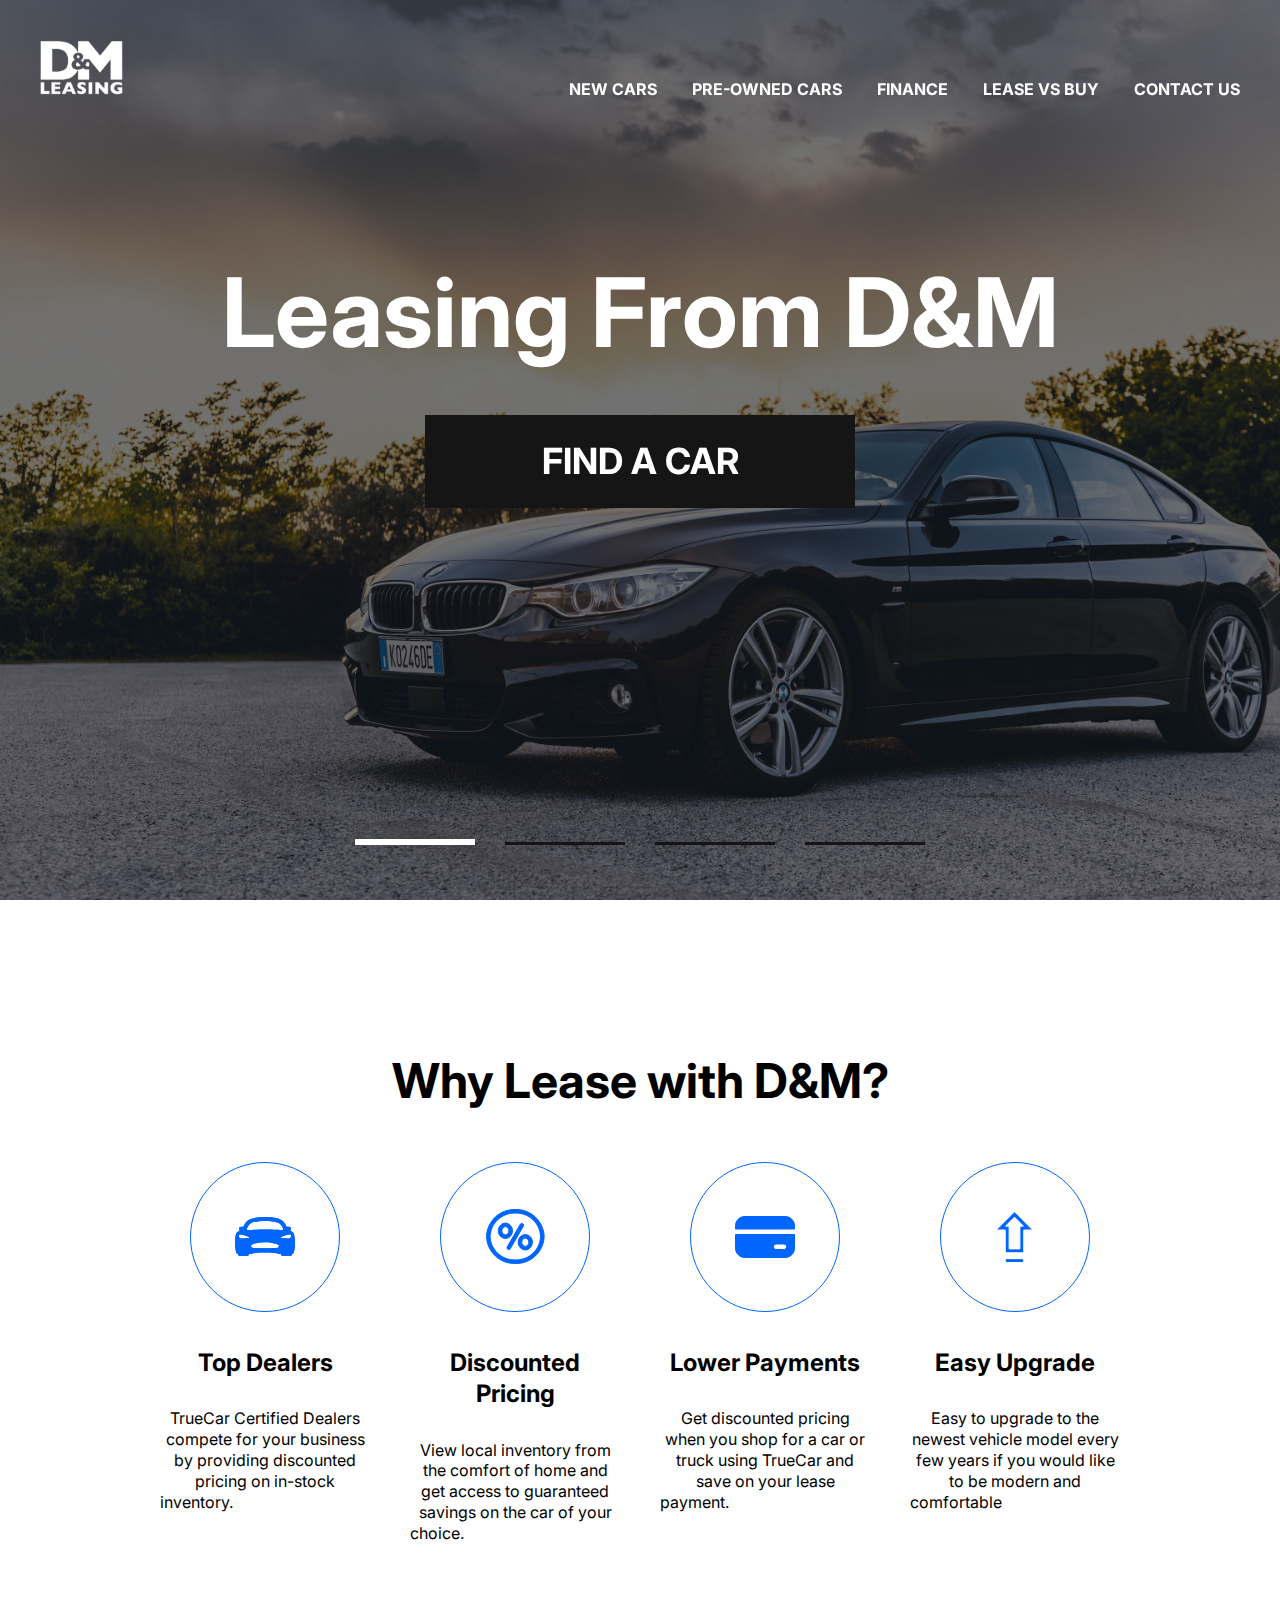
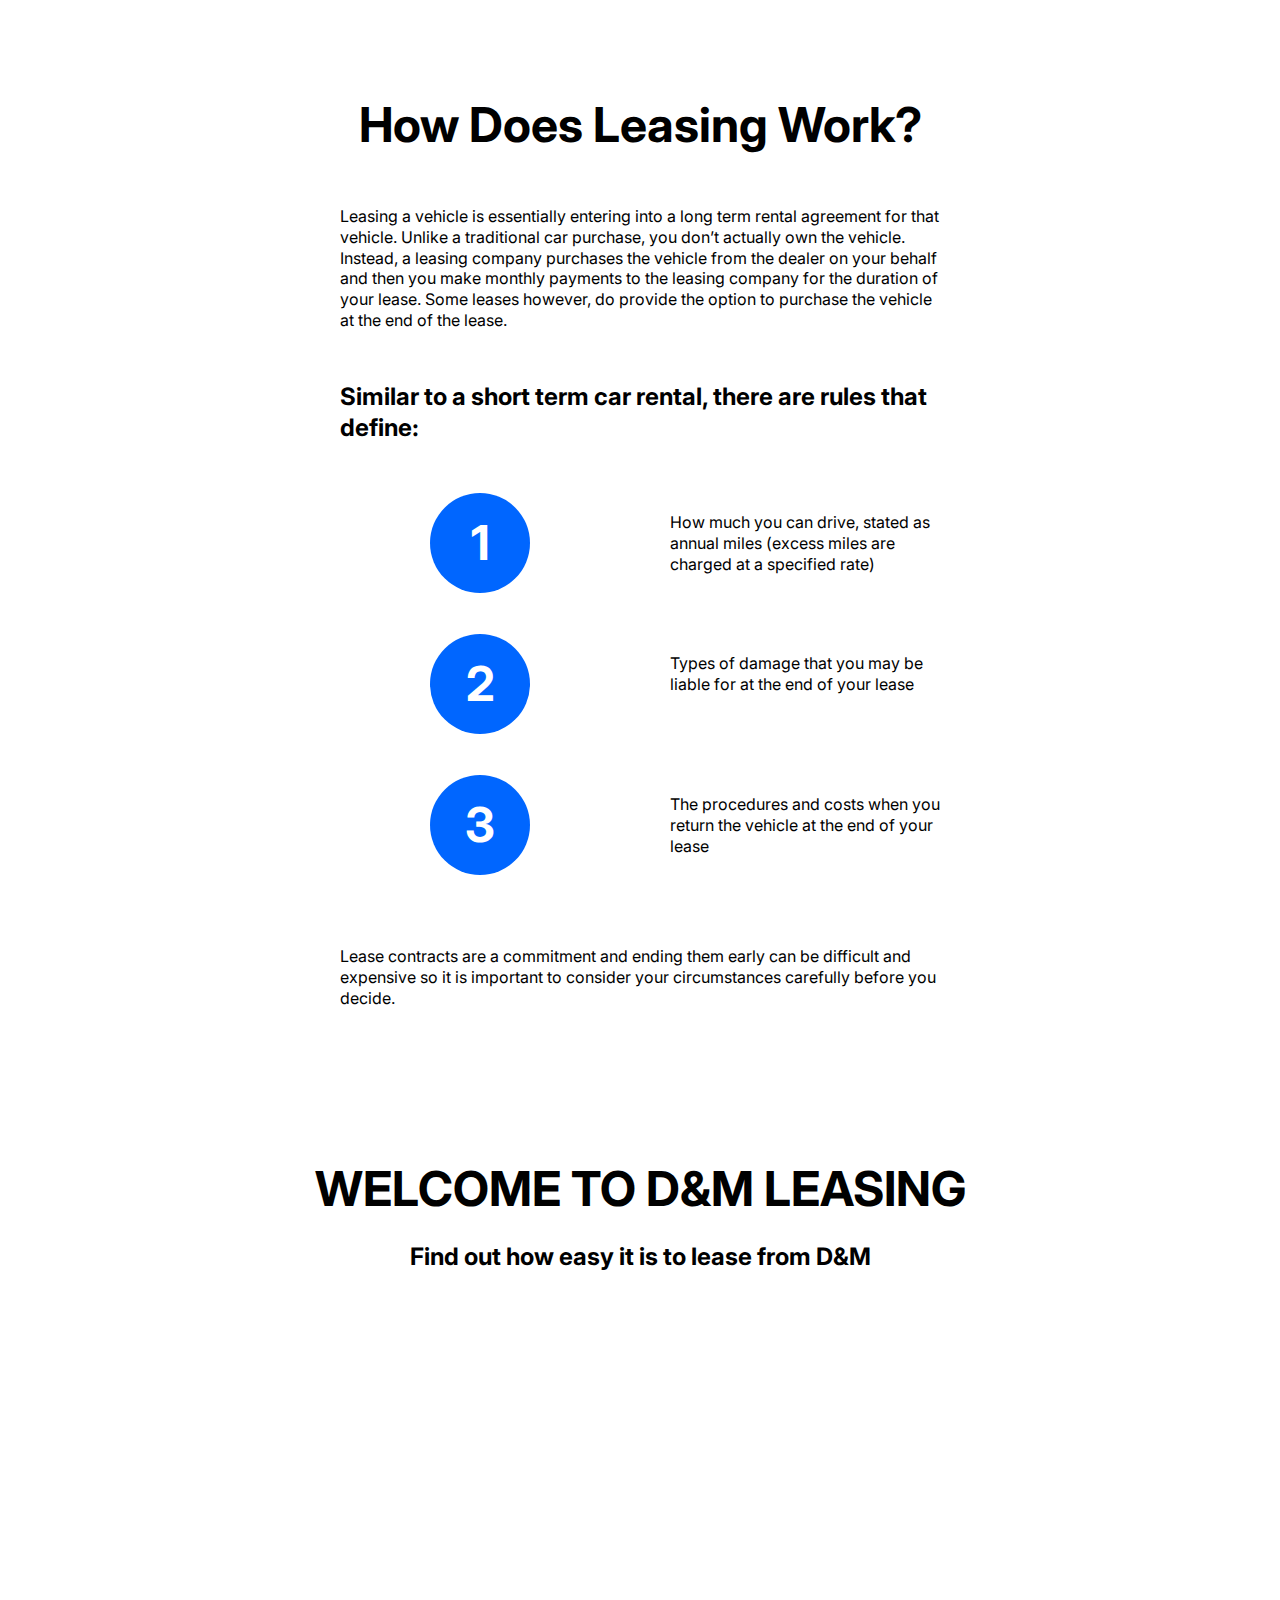
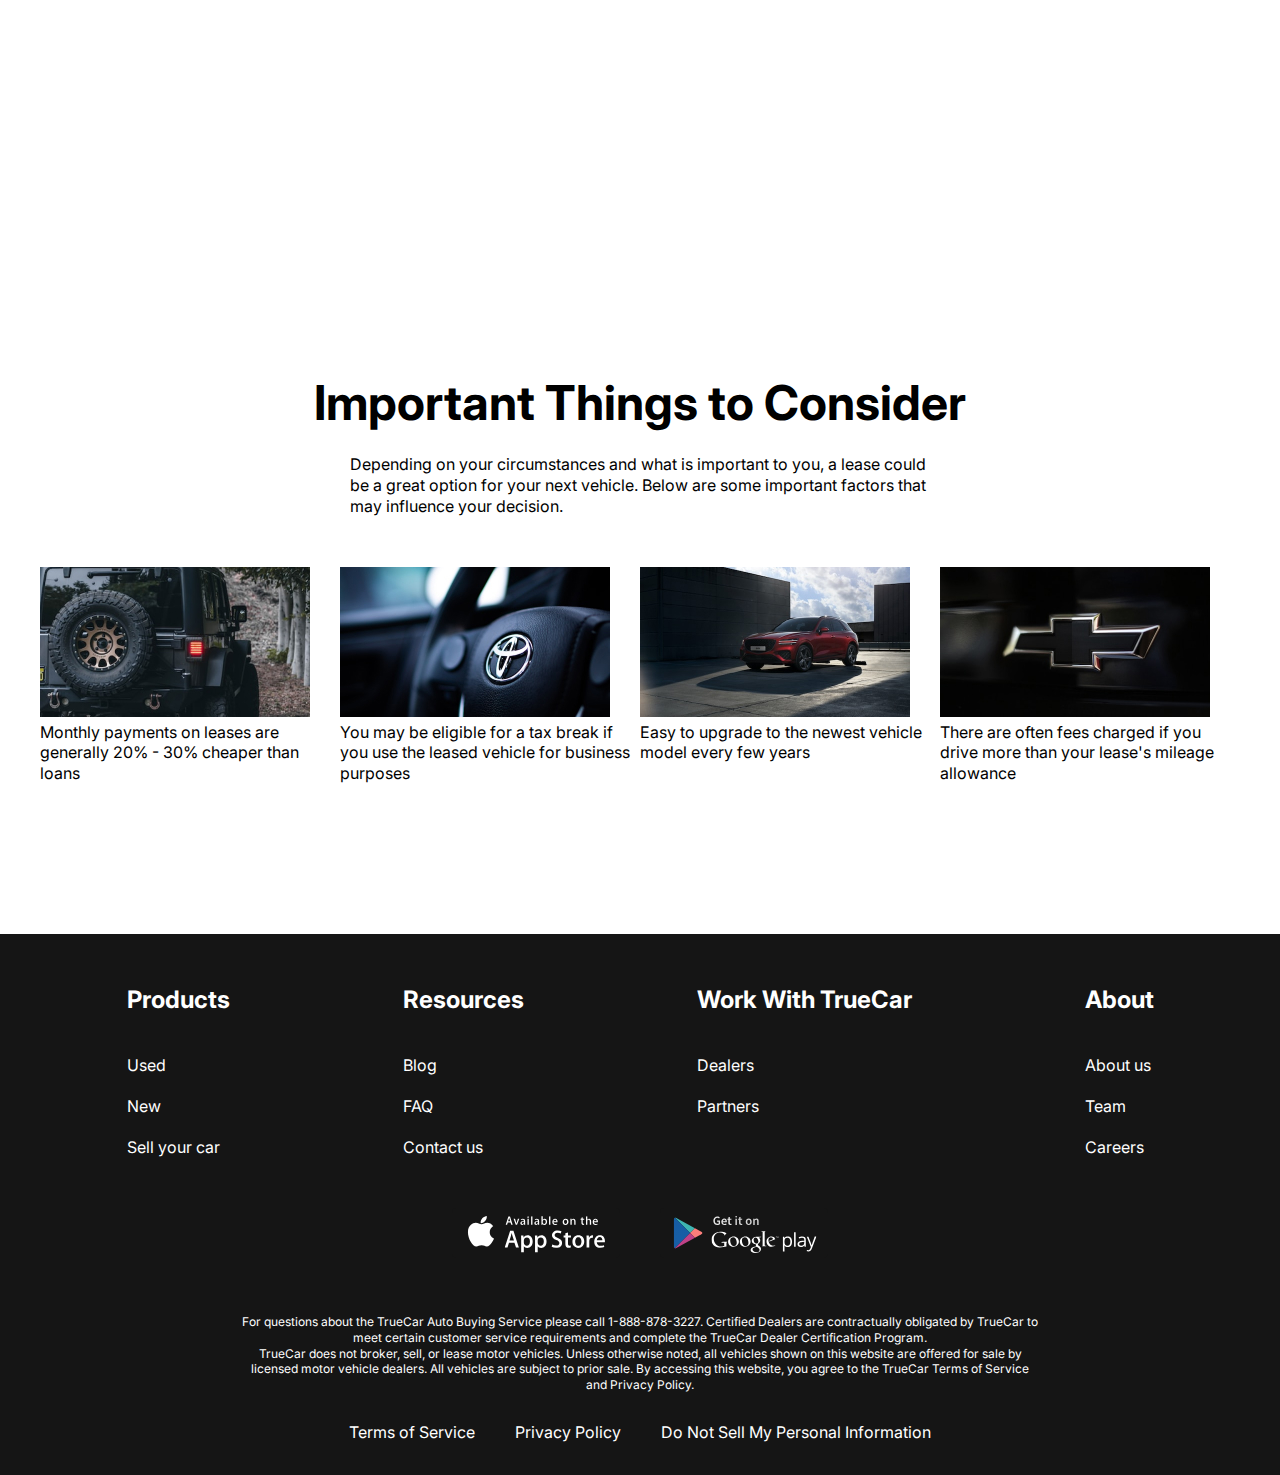
<file: index.html>
<!DOCTYPE html>
<html lang="ru">
<head>
    <meta charset="UTF-8">
    <meta http-equiv="X-UA-Compatible" content="IE=edge">
    <meta name="viewport" content="width=device-width, initial-scale=1.0">
    <link rel="preconnect" href="https://fonts.googleapis.com">
    <link rel="preconnect" href="https://fonts.gstatic.com" crossorigin>
    <link href="https://fonts.googleapis.com/css2?family=Inter:wght@400;700&display=swap" rel="stylesheet">
    <link rel="stylesheet" href="https://cdn.jsdelivr.net/npm/swiper@9/swiper-bundle.min.css"/>
    <link rel="stylesheet" href="css/style.css">
    <title>Cars</title>
</head>
<body>
    <div class="wrapper">
        <header class="header header-main">
            <div class="container">
                <div class="header__inner">
                    <a href="index.html" class="logo">
                        <img class="logo__img" src="images/logo.svg" alt="logo">
                    </a>
                    <nav class="menu">
                        <button class="menu__btn">
                            <span></span>
                            <span></span>
                            <span></span>
                        </button>
                        <ul class="menu__list">
                            <li class="menu__list-item">
                                <a href="new-cars.html" class="menu__list-link">NEW CARS</a>
                            </li>
                            <li class="menu__list-item">
                                <a href="#" class="menu__list-link">PRE-OWNED CARS</a>
                            </li>
                            <li class="menu__list-item">
                                <a href="#" class="menu__list-link">FINANCE</a>
                            </li>
                            <li class="menu__list-item">
                                <a href="#" class="menu__list-link">LEASE VS BUY</a>
                            </li>
                            <li class="menu__list-item">
                                <a href="contacts.html" class="menu__list-link">CONTACT US</a>
                            </li>
                        </ul>
                    </nav>
                </div>
            </div>
        </header>
        <main class="main">
            <section class="top">
                <div class="container">
                    <h1 class="title">Leasing From D&M</h1>
                    <a href="new-cars.html" class="top__link">FIND A CAR</a>
                </div>
            </section>
            <div class="slider">
                <div class="swiper">
                    <div class="swiper-wrapper">
                        <div class="swiper-slide" style="background-image: url(images/slide-1.jpg);"></div>
                        <div class="swiper-slide" style="background-image: url(images/slide-1.jpg);"></div>
                        <div class="swiper-slide" style="background-image: url(images/slide-1.jpg);"></div>
                        <div class="swiper-slide" style="background-image: url(images/slide-1.jpg);"></div>
                    </div>
                    <div class="swiper-pagination"></div>
                </div>
            </div>
            <section class="why-lease">
                <div class="container">
                    <h2 class="section-title">
                        Why Lease with D&M?
                    </h2>
                    <ul class="why-lease__list">
                        <li class="why-lease__item">
                            <img src="images/wl-1.svg" alt="wl-1" class="why-lease__item-img">
                            <h3 class="why-lease__item-title">Top Dealers</h3>
                            <p class="why-lease__item-text">TrueCar Certified Dealers compete for your business by providing discounted pricing on in-stock inventory.</p>
                        </li>
                        <li class="why-lease__item">
                            <img src="images/wl-2.svg" alt="wl-2" class="why-lease__item-img">
                            <h3 class="why-lease__item-title">Discounted Pricing</h3>
                            <p class="why-lease__item-text">View local inventory from the comfort of home and get access to guaranteed savings on the car of your choice.</p>
                        </li>
                        <li class="why-lease__item">
                            <img src="images/wl-3.svg" alt="wl-3" class="why-lease__item-img">
                            <h3 class="why-lease__item-title">Lower Payments</h3>
                            <p class="why-lease__item-text">Get discounted pricing when you shop for a car or truck using TrueCar and save on your lease payment.</p>
                        </li>
                        <li class="why-lease__item">
                            <img src="images/wl-4.svg" alt="wl-4" class="why-lease__item-img">
                            <h3 class="why-lease__item-title">Easy Upgrade</h3>
                            <p class="why-lease__item-text">Easy to upgrade to the newest vehicle model every few years if you would like to be modern and comfortable</p>
                        </li>
                    </ul>
                </div>
            </section>
            <section class="how-does">
                <div class="container">
                    <div class="how-does__inner">
                        <h2 class="section-title">
                            How Does Leasing Work?
                        </h2>
                        <p class="how-does__tex">Leasing a vehicle is essentially entering into a long term rental agreement for that vehicle. Unlike a traditional car purchase, you don’t actually own the vehicle. Instead, a leasing company purchases the vehicle from the dealer on your behalf and then you make monthly payments to the leasing company for the duration of your lease. Some leases however, do provide the option to purchase the vehicle at the end of the lease.</p>
                        <h4 class="how__does-title">
                            Similar to a short term car rental, there are rules that define:
                        </h4>
                        <ol class="how__does-list">
                            <li class="how__does-item">How much you can drive, stated as annual miles (excess miles are charged at a specified rate)</li>
                            <li class="how__does-item">Types of damage that you may be liable for at the end of your lease</li>
                            <li class="how__does-item">The procedures and costs when you return the vehicle at the end of your lease</li>
                        </ol>
                        <p class="how-does__tex">Lease contracts are a commitment and ending them early can be difficult and expensive so it is important to consider your circumstances carefully before you decide.</p>
                    </div>
                </div>
            </section>
            <section class="video">
                <div class="container">
                    <h2 class="section-title video__title">
                        WELCOME TO D&M LEASING
                    </h2>
                    <p class="video__text">
                        Find out how easy it is to lease from D&M
                    </p>
                    <iframe class="video__content" width="1000" height="500" src="https://www.youtube.com/embed/lq149gCzkvE?controls=0" title="YouTube video player" frameborder="0" allow="accelerometer; autoplay; clipboard-write; encrypted-media; gyroscope; picture-in-picture; web-share" allowfullscreen></iframe>
                </div>
            </section>
            <section class="important">
                <div class="container">
                    <h2 class="section-title important__title">
                        Important Things to Consider
                    </h2>
                    <p class="important__text">
                        Depending on your circumstances and what is important to you, a lease could be a great option for your next vehicle. Below are some important factors that may influence your decision.
                    </p>
                    <ul class="important__list">
                        <li class="important__item">
                            <img class="important__item-img" src="images/imp-1.jpg" alt="imp-1">
                            <p class="important__item-text">
                                Monthly payments on leases are generally 20% - 30% cheaper than loans
                            </p>
                        </li>
                        <li class="important__item">
                            <img class="important__item-img" src="images/imp-2.jpg" alt="imp-2">
                            <p class="important__item-text">
                                You may be eligible for a tax break if you use the leased vehicle for business purposes
                            </p>
                        </li>
                        <li class="important__item">
                            <img class="important__item-img" src="images/imp-3.jpg" alt="imp-3">
                            <p class="important__item-text">
                                Easy to upgrade to the newest vehicle model every few years
                            </p>
                        </li>
                        <li class="important__item">
                            <img class="important__item-img" src="images/imp-4.jpg" alt="imp-4">
                            <p class="important__item-text">
                                There are often fees charged if you drive more than your lease's mileage allowance
                            </p>
                        </li>
                    </ul>
                </div>
            </section>
        </main>
        <footer class="footer">
            <div class="container">
                <nav class="footer__menu">
                    <ul class="footer__menu-list">
                        <li class="footer__menu-item"><p class="footer__menu-title">Products</p></li>
                        <li class="footer__menu-item"><a href="#" class="footer__menu-link">Used</a></li>
                        <li class="footer__menu-item"><a href="#" class="footer__menu-link">New</a></li>
                        <li class="footer__menu-item"><a href="#" class="footer__menu-link">Sell your car</a></li>
                    </ul>
                    <ul class="footer__menu-list">
                        <li class="footer__menu-item"><p class="footer__menu-title">Resources</p></li>
                        <li class="footer__menu-item"><a href="#" class="footer__menu-link">Blog</a></li>
                        <li class="footer__menu-item"><a href="#" class="footer__menu-link">FAQ</a></li>
                        <li class="footer__menu-item"><a href="#" class="footer__menu-link">Contact us</a></li>
                    </ul>
                    <ul class="footer__menu-list">
                        <li class="footer__menu-item"><p class="footer__menu-title">Work With TrueCar</p></li>
                        <li class="footer__menu-item"><a href="#" class="footer__menu-link">Dealers</a></li>
                        <li class="footer__menu-item"><a href="#" class="footer__menu-link">Partners</a></li>
                    </ul>
                    <ul class="footer__menu-list">
                        <li class="footer__menu-item"><p class="footer__menu-title">About</p></li>
                        <li class="footer__menu-item"><a href="#" class="footer__menu-link">About us</a></li>
                        <li class="footer__menu-item"><a href="#" class="footer__menu-link">Team</a></li>
                        <li class="footer__menu-item"><a href="#" class="footer__menu-link">Careers</a></li>
                    </ul>
                </nav>
                <ul class="app">
                    <li class="app__item">
                        <a href="#" class="app__item-link">
                            <img class="app__item-img" src="images/app.svg" alt="App Store">
                        </a>
                    </li>
                    <li class="app__item">
                        <a href="#" class="app__item-link">
                            <img class="app__item-img" src="images/google.svg" alt="Google Play">
                        </a>
                    </li>
                </ul>
                <div class="footer__copy">
                    <p class="footer__copy-text">For questions about the TrueCar Auto Buying Service please call 1-888-878-3227.
                        Certified Dealers are contractually obligated by TrueCar to meet certain customer service requirements and complete the TrueCar Dealer Certification Program.</p>
                    <p class="footer__copy-text">TrueCar does not broker, sell, or lease motor vehicles. Unless otherwise noted, all vehicles shown on this website are offered for sale by licensed motor vehicle dealers. All vehicles are subject to prior sale. By accessing this website, you agree to the TrueCar Terms of Service and Privacy Policy.</p>
                </div>
                <nav class="copy__nav">
                    <ul class="copy__nav-list">
                        <li class="copy__nav-item"><a href="#" class="copy__nav-link">Terms of Service</a></li>
                        <li class="copy__nav-item"><a href="#" class="copy__nav-link">Privacy Policy</a></li>
                        <li class="copy__nav-item"><a href="#" class="copy__nav-link">Do Not Sell My Personal Information</a></li>
                    </ul>
                </nav>
            </div>
        </footer>
    </div>
    <script src="https://cdn.jsdelivr.net/npm/swiper@9/swiper-bundle.min.js"></script>
    <script src="js/main.js"></script>
</body>
</html>
</file>
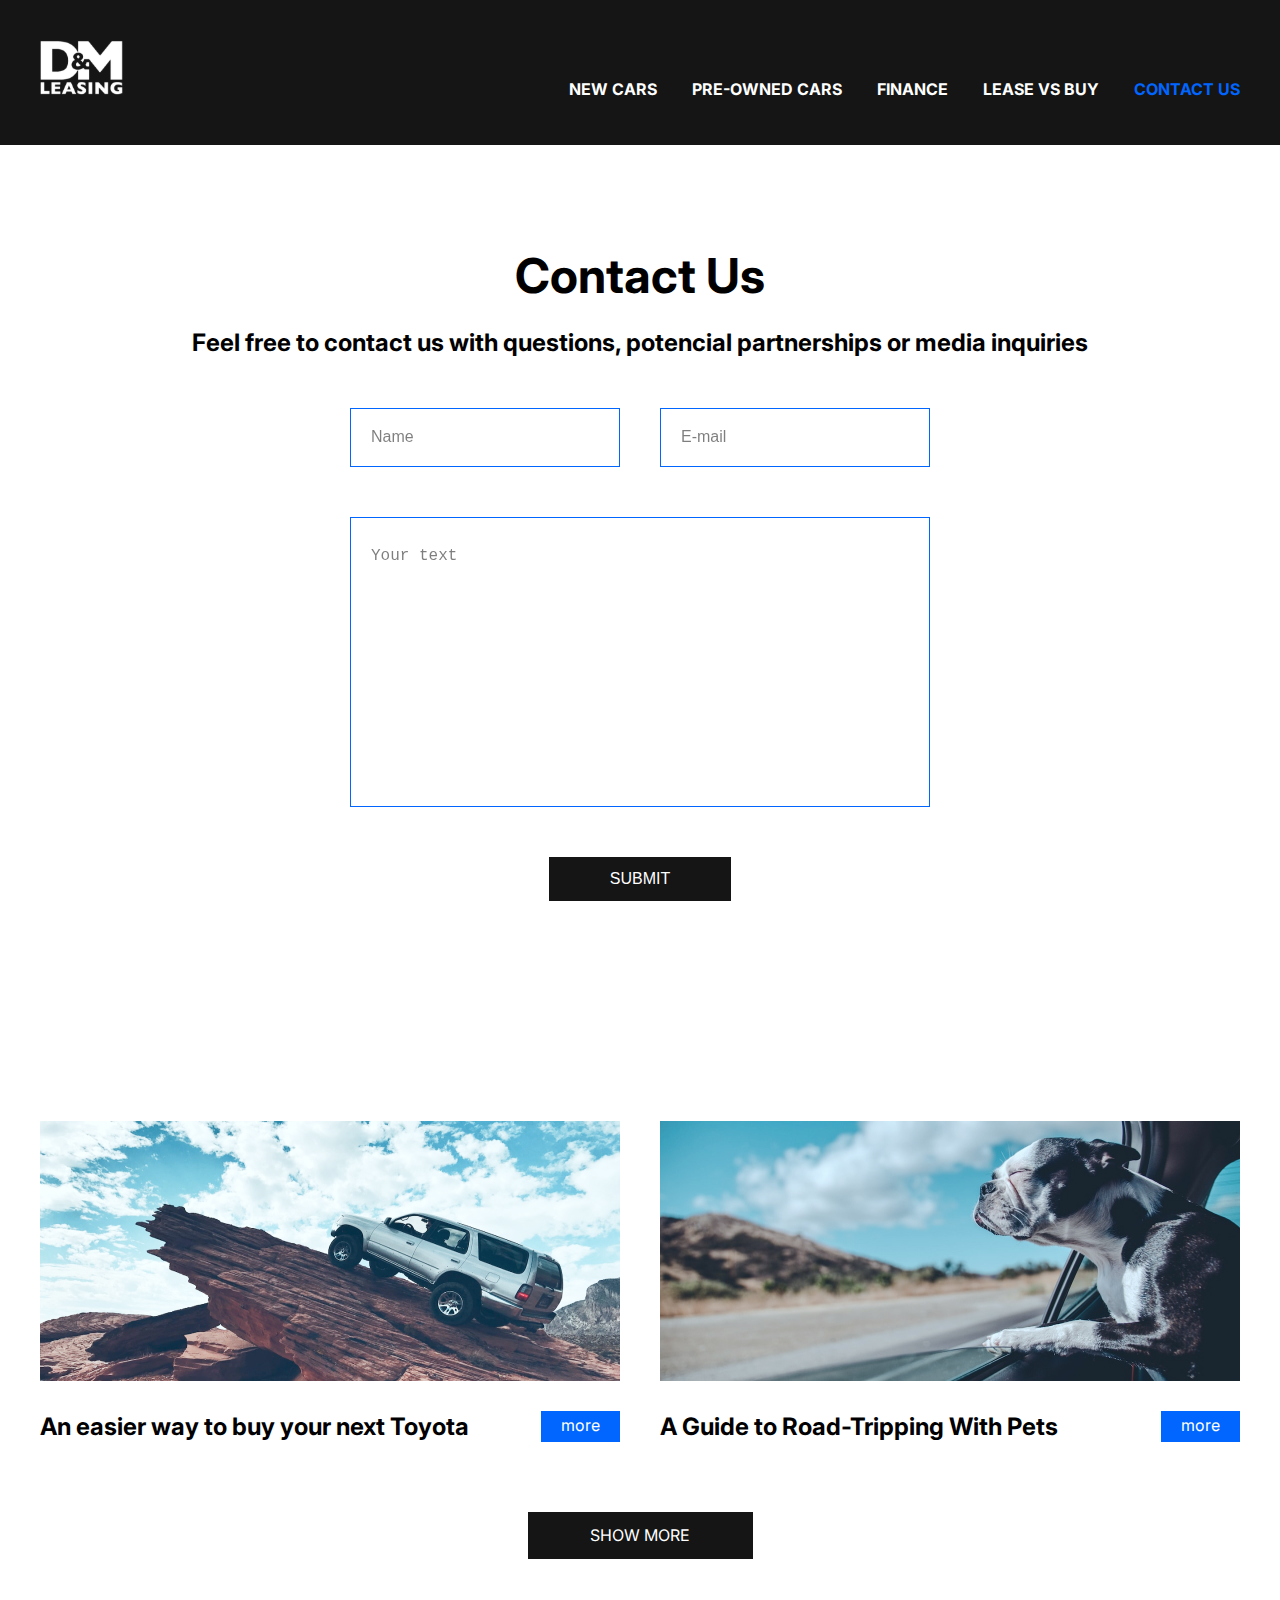
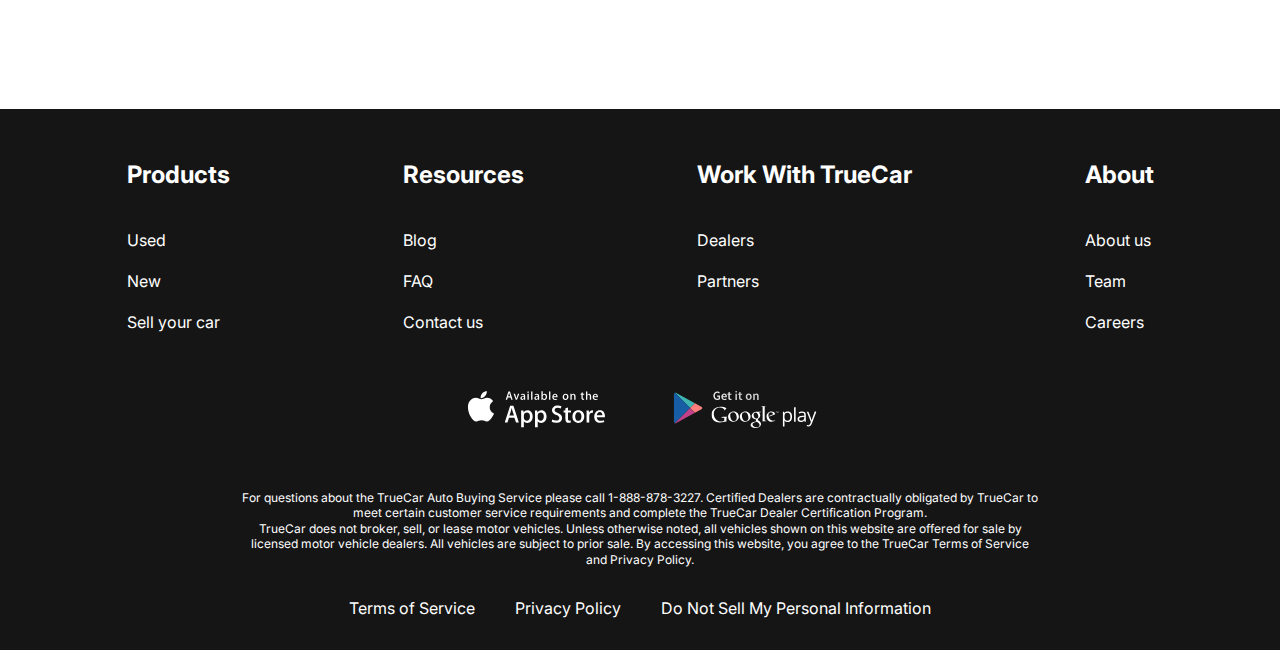
<file: contacts.html>
<!DOCTYPE html>
<html lang="ru">
<head>
    <meta charset="UTF-8">
    <meta http-equiv="X-UA-Compatible" content="IE=edge">
    <meta name="viewport" content="width=device-width, initial-scale=1.0">
    <link rel="preconnect" href="https://fonts.googleapis.com">
    <link rel="preconnect" href="https://fonts.gstatic.com" crossorigin>
    <link href="https://fonts.googleapis.com/css2?family=Inter:wght@400;700&display=swap" rel="stylesheet">
    <link rel="stylesheet" href="css/style.css">
    <title>Cars</title>
</head>
<body>
    <div class="wrapper">
        <header class="header">
            <div class="container">
                <div class="header__inner">
                    <a href="index.html" class="logo">
                        <img class="logo__img" src="images/logo.svg" alt="logo">
                    </a>
                    <nav class="menu">
                        <button class="menu__btn">
                            <span></span>
                            <span></span>
                            <span></span>
                        </button>
                        <ul class="menu__list">
                            <li class="menu__list-item">
                                <a href="new-cars.html" class="menu__list-link">NEW CARS</a>
                            </li>
                            <li class="menu__list-item">
                                <a href="#" class="menu__list-link">PRE-OWNED CARS</a>
                            </li>
                            <li class="menu__list-item">
                                <a href="#" class="menu__list-link">FINANCE</a>
                            </li>
                            <li class="menu__list-item">
                                <a href="#" class="menu__list-link">LEASE VS BUY</a>
                            </li>
                            <li class="menu__list-item">
                                <a href="#" class="menu__list-link menu__list-link--active">CONTACT US</a>
                            </li>
                        </ul>
                    </nav>
                </div>
            </div>
        </header>
        <main class="main">
            <section class="contacts">
                <div class="container">
                    <h2 class="section-title contacts__title">
                        Contact Us
                    </h2>
                    <p class="contacts__text">
                        Feel free to contact us with questions, potencial partnerships or media inquiries
                    </p>
                    <form action="#" class="form">
                        <input class="form__input" type="text" placeholder="Name">
                        <input class="form__input" type="email" placeholder="E-mail">
                        <textarea class="form__textarea" placeholder="Your text"></textarea>
                        <button class="form__btn" type="submit">SUBMIT</button>
                    </form>
                </div>
            </section>
            <section class="blog">
                <div class="container">
                    <div class="blog__items">
                        <div class="blog__item">
                            <img class="blog__item-img" src="images/blog-1.jpg" alt="blog-1">
                            <h4 class="blog__item-title">An easier way to buy your next Toyota</h4>
                            <a href="#" class="blog__item-link">more</a>
                        </div>
                        <div class="blog__item">
                            <img class="blog__item-img" src="images/blog-2.jpg" alt="blog-2">
                            <h4 class="blog__item-title">A Guide to Road-Tripping With Pets</h4>
                            <a href="#" class="blog__item-link">more</a>
                        </div>
                    </div>
                    <a href="#" class="blog__link">SHOW MORE</a>
                </div>
            </section>
        </main>
        <footer class="footer">
            <div class="container">
                <nav class="footer__menu">
                    <ul class="footer__menu-list">
                        <li class="footer__menu-item"><p class="footer__menu-title">Products</p></li>
                        <li class="footer__menu-item"><a href="#" class="footer__menu-link">Used</a></li>
                        <li class="footer__menu-item"><a href="#" class="footer__menu-link">New</a></li>
                        <li class="footer__menu-item"><a href="#" class="footer__menu-link">Sell your car</a></li>
                    </ul>
                    <ul class="footer__menu-list">
                        <li class="footer__menu-item"><p class="footer__menu-title">Resources</p></li>
                        <li class="footer__menu-item"><a href="#" class="footer__menu-link">Blog</a></li>
                        <li class="footer__menu-item"><a href="#" class="footer__menu-link">FAQ</a></li>
                        <li class="footer__menu-item"><a href="#" class="footer__menu-link">Contact us</a></li>
                    </ul>
                    <ul class="footer__menu-list">
                        <li class="footer__menu-item"><p class="footer__menu-title">Work With TrueCar</p></li>
                        <li class="footer__menu-item"><a href="#" class="footer__menu-link">Dealers</a></li>
                        <li class="footer__menu-item"><a href="#" class="footer__menu-link">Partners</a></li>
                    </ul>
                    <ul class="footer__menu-list">
                        <li class="footer__menu-item"><p class="footer__menu-title">About</p></li>
                        <li class="footer__menu-item"><a href="#" class="footer__menu-link">About us</a></li>
                        <li class="footer__menu-item"><a href="#" class="footer__menu-link">Team</a></li>
                        <li class="footer__menu-item"><a href="#" class="footer__menu-link">Careers</a></li>
                    </ul>
                </nav>
                <ul class="app">
                    <li class="app__item">
                        <a href="#" class="app__item-link">
                            <img class="app__item-img" src="images/app.svg" alt="App Store">
                        </a>
                    </li>
                    <li class="app__item">
                        <a href="#" class="app__item-link">
                            <img class="app__item-img" src="images/google.svg" alt="Google Play">
                        </a>
                    </li>
                </ul>
                <div class="footer__copy">
                    <p class="footer__copy-text">For questions about the TrueCar Auto Buying Service please call 1-888-878-3227.
                        Certified Dealers are contractually obligated by TrueCar to meet certain customer service requirements and complete the TrueCar Dealer Certification Program.</p>
                    <p class="footer__copy-text">TrueCar does not broker, sell, or lease motor vehicles. Unless otherwise noted, all vehicles shown on this website are offered for sale by licensed motor vehicle dealers. All vehicles are subject to prior sale. By accessing this website, you agree to the TrueCar Terms of Service and Privacy Policy.</p>
                </div>
                <nav class="copy__nav">
                    <ul class="copy__nav-list">
                        <li class="copy__nav-item"><a href="#" class="copy__nav-link">Terms of Service</a></li>
                        <li class="copy__nav-item"><a href="#" class="copy__nav-link">Privacy Policy</a></li>
                        <li class="copy__nav-item"><a href="#" class="copy__nav-link">Do Not Sell My Personal Information</a></li>
                    </ul>
                </nav>
            </div>
        </footer>
    </div>
    <script src="js/main.js"></script>
</body>
</html>
</file>
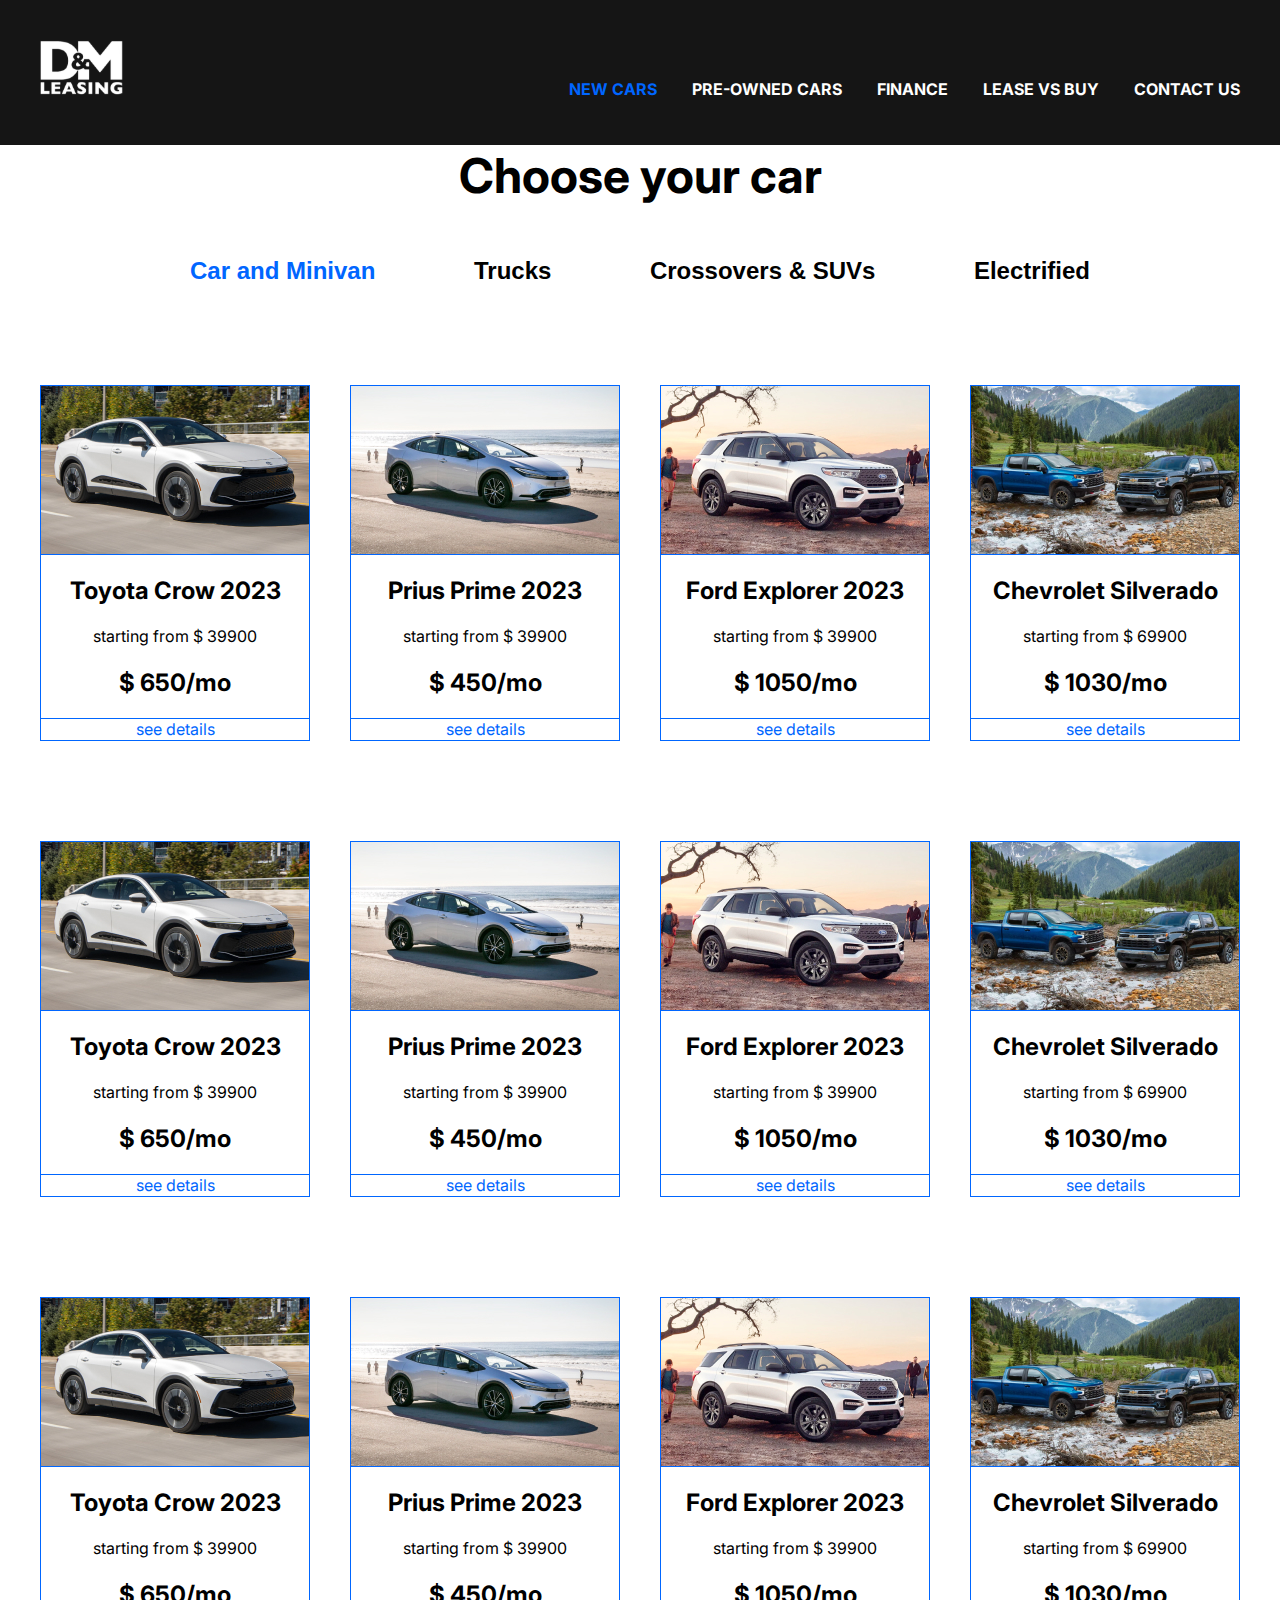
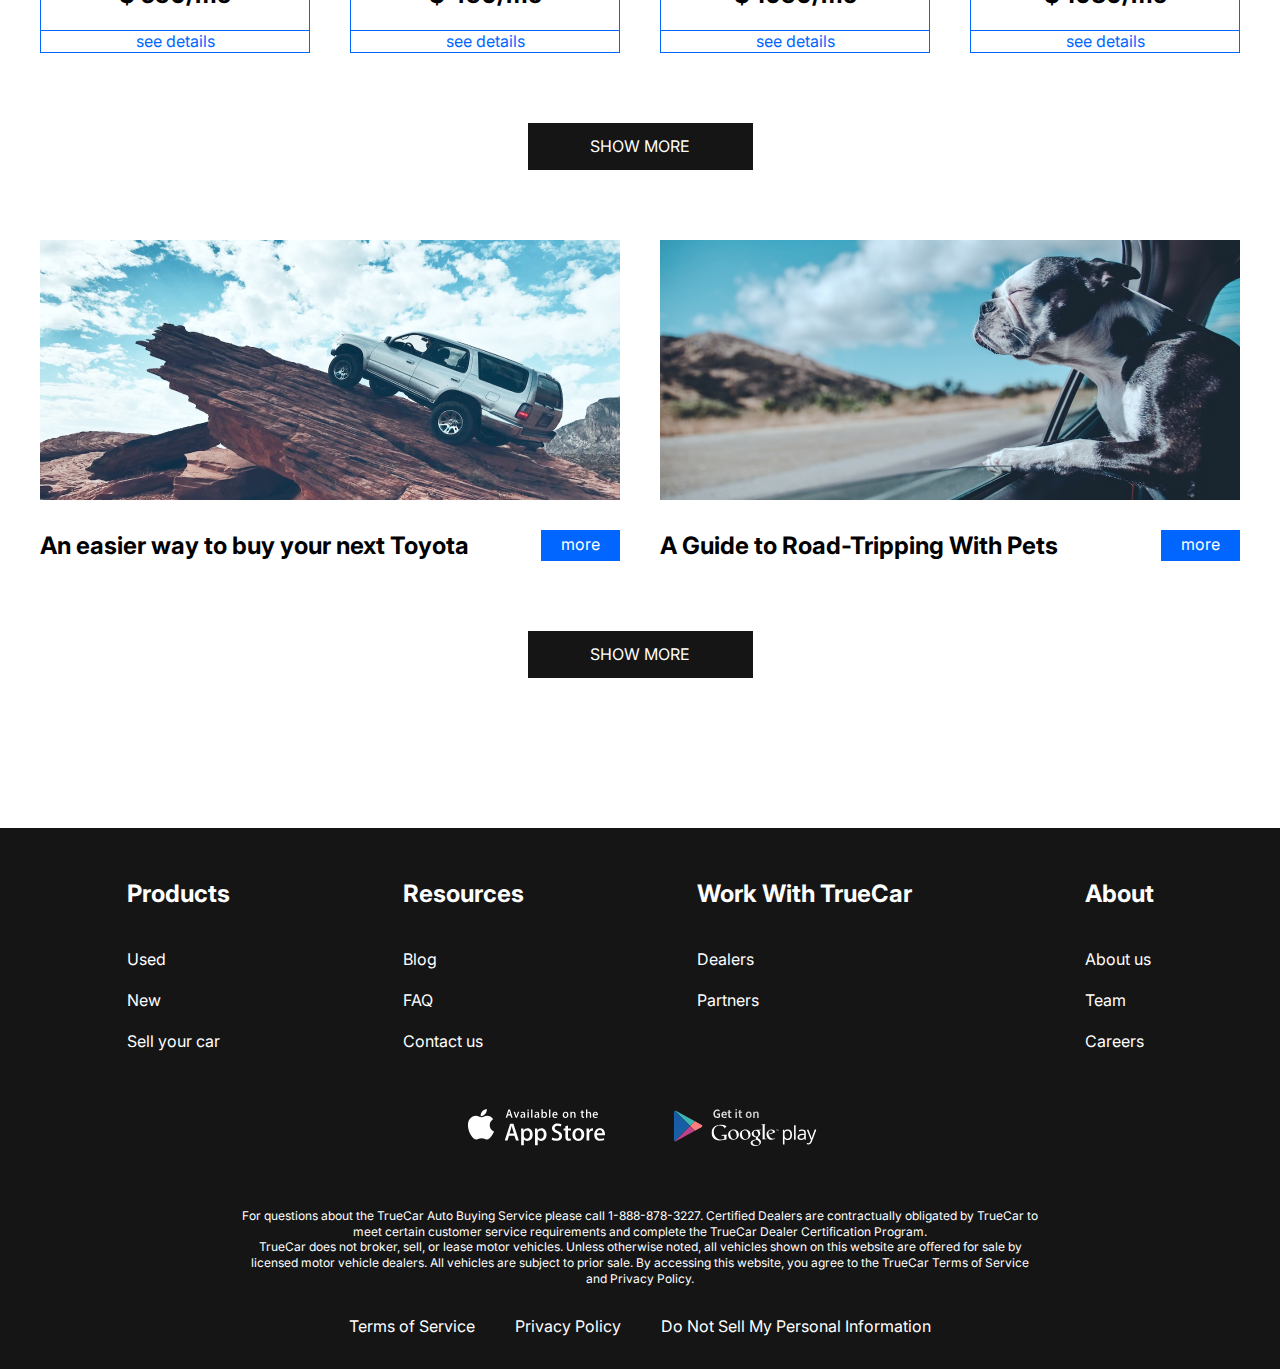
<file: new-cars.html>
<!DOCTYPE html>
<html lang="ru">
<head>
    <meta charset="UTF-8">
    <meta http-equiv="X-UA-Compatible" content="IE=edge">
    <meta name="viewport" content="width=device-width, initial-scale=1.0">
    <link rel="preconnect" href="https://fonts.googleapis.com">
    <link rel="preconnect" href="https://fonts.gstatic.com" crossorigin>
    <link href="https://fonts.googleapis.com/css2?family=Inter:wght@400;700&display=swap" rel="stylesheet">
    <link rel="stylesheet" href="css/style.css">
    <title>Cars</title>
</head>
<body>
    <div class="wrapper">
        <header class="header">
            <div class="container">
                <div class="header__inner">
                    <a href="index.html" class="logo">
                        <img class="logo__img" src="images/logo.svg" alt="logo">
                    </a>
                    <nav class="menu">
                        <button class="menu__btn">
                            <span></span>
                            <span></span>
                            <span></span>
                        </button>
                        <ul class="menu__list">
                            <li class="menu__list-item">
                                <a href="#" class="menu__list-link menu__list-link--active">NEW CARS</a>
                            </li>
                            <li class="menu__list-item">
                                <a href="#" class="menu__list-link">PRE-OWNED CARS</a>
                            </li>
                            <li class="menu__list-item">
                                <a href="#" class="menu__list-link">FINANCE</a>
                            </li>
                            <li class="menu__list-item">
                                <a href="#" class="menu__list-link">LEASE VS BUY</a>
                            </li>
                            <li class="menu__list-item">
                                <a href="contacts.html" class="menu__list-link">CONTACT US</a>
                            </li>
                        </ul>
                    </nav>
                </div>
            </div>
        </header>
        <section class="choose">
            <div class="container">
                <h2 class="section-title">
                    Choose your car
                </h2>
                <div class="tabs">
                    <div class="tabs__btn">
                        <button class="tabs__btn-item tabs__btn-item--active" data-button="content-1">Car and Minivan</button>
                        <button class="tabs__btn-item" data-button="content-2">Trucks</button>
                        <button class="tabs__btn-item" data-button="content-3">Crossovers & SUVs</button>
                        <button class="tabs__btn-item" data-button="content-4">Electrified</button>
                    </div>
                    <div class="tabs__content">
                        <div class="tabs__content-item tabs__content-item--active" id="content-1">
                            <div class="card">
                                <img class="card__img" src="images/car-1.jpg" alt="car-1">
                                <div class="card__content">
                                <h4 class="card__title">Toyota Crow 2023</h4>
                                <p class="card__text">starting from $ 39900</p>
                                <p class="card__price">$ 650/mo</p>
                                </div>
                                <a href="#" class="card__link">see details</a>
                            </div>
                            <div class="card">
                                <img class="card__img" src="images/car-2.jpg" alt="car-2">
                                <div class="card__content">
                                <h4 class="card__title">Prius Prime 2023</h4>
                                <p class="card__text">starting from $ 39900</p>
                                <p class="card__price">$ 450/mo</p>
                                </div>
                                <a href="#" class="card__link">see details</a>
                            </div>
                            <div class="card">
                                <img class="card__img" src="images/car-3.jpg" alt="car-3">
                                <div class="card__content">
                                <h4 class="card__title">Ford Explorer 2023</h4>
                                <p class="card__text">starting from $ 39900</p>
                                <p class="card__price">$ 1050/mo</p>
                                </div>
                                <a href="#" class="card__link">see details</a>
                            </div>
                            <div class="card">
                                <img class="card__img" src="images/car-4.jpg" alt="car-4">
                                <div class="card__content">
                                <h4 class="card__title">Chevrolet Silverado</h4>
                                <p class="card__text">starting from $ 69900</p>
                                <p class="card__price">$ 1030/mo</p>
                                </div>
                                <a href="#" class="card__link">see details</a>
                            </div>
                            <div class="card">
                                <img class="card__img" src="images/car-1.jpg" alt="car-1">
                                <div class="card__content">
                                <h4 class="card__title">Toyota Crow 2023</h4>
                                <p class="card__text">starting from $ 39900</p>
                                <p class="card__price">$ 650/mo</p>
                                </div>
                                <a href="#" class="card__link">see details</a>
                            </div>
                            <div class="card">
                                <img class="card__img" src="images/car-2.jpg" alt="car-2">
                                <div class="card__content">
                                <h4 class="card__title">Prius Prime 2023</h4>
                                <p class="card__text">starting from $ 39900</p>
                                <p class="card__price">$ 450/mo</p>
                                </div>
                                <a href="#" class="card__link">see details</a>
                            </div>
                            <div class="card">
                                <img class="card__img" src="images/car-3.jpg" alt="car-3">
                                <div class="card__content">
                                <h4 class="card__title">Ford Explorer 2023</h4>
                                <p class="card__text">starting from $ 39900</p>
                                <p class="card__price">$ 1050/mo</p>
                                </div>
                                <a href="#" class="card__link">see details</a>
                            </div>
                            <div class="card">
                                <img class="card__img" src="images/car-4.jpg" alt="car-4">
                                <div class="card__content">
                                <h4 class="card__title">Chevrolet Silverado</h4>
                                <p class="card__text">starting from $ 69900</p>
                                <p class="card__price">$ 1030/mo</p>
                                </div>
                                <a href="#" class="card__link">see details</a>
                            </div>
                            <div class="card">
                                <img class="card__img" src="images/car-1.jpg" alt="car-1">
                                <div class="card__content">
                                <h4 class="card__title">Toyota Crow 2023</h4>
                                <p class="card__text">starting from $ 39900</p>
                                <p class="card__price">$ 650/mo</p>
                                </div>
                                <a href="#" class="card__link">see details</a>
                            </div>
                            <div class="card">
                                <img class="card__img" src="images/car-2.jpg" alt="car-2">
                                <div class="card__content">
                                <h4 class="card__title">Prius Prime 2023</h4>
                                <p class="card__text">starting from $ 39900</p>
                                <p class="card__price">$ 450/mo</p>
                                </div>
                                <a href="#" class="card__link">see details</a>
                            </div>
                            <div class="card">
                                <img class="card__img" src="images/car-3.jpg" alt="car-3">
                                <div class="card__content">
                                <h4 class="card__title">Ford Explorer 2023</h4>
                                <p class="card__text">starting from $ 39900</p>
                                <p class="card__price">$ 1050/mo</p>
                                </div>
                                <a href="#" class="card__link">see details</a>
                            </div>
                            <div class="card">
                                <img class="card__img" src="images/car-4.jpg" alt="car-4">
                                <div class="card__content">
                                <h4 class="card__title">Chevrolet Silverado</h4>
                                <p class="card__text">starting from $ 69900</p>
                                <p class="card__price">$ 1030/mo</p>
                                </div>
                                <a href="#" class="card__link">see details</a>
                            </div>
                        </div>
                        <div class="tabs__content-item" id="content-2">
                            <div class="card">
                                <img class="card__img" src="images/car-1.jpg" alt="car-1">
                                <div class="card__content">
                                <h4 class="card__title">Toyota Crow 2023</h4>
                                <p class="card__text">starting from $ 39900</p>
                                <p class="card__price">$ 650/mo</p>
                                </div>
                                <a href="#" class="card__link">see details</a>
                            </div>
                            <div class="card">
                                <img class="card__img" src="images/car-2.jpg" alt="car-2">
                                <div class="card__content">
                                <h4 class="card__title">Prius Prime 2023</h4>
                                <p class="card__text">starting from $ 39900</p>
                                <p class="card__price">$ 450/mo</p>
                                </div>
                                <a href="#" class="card__link">see details</a>
                            </div>
                            <div class="card">
                                <img class="card__img" src="images/car-3.jpg" alt="car-3">
                                <div class="card__content">
                                <h4 class="card__title">Ford Explorer 2023</h4>
                                <p class="card__text">starting from $ 39900</p>
                                <p class="card__price">$ 1050/mo</p>
                                </div>
                                <a href="#" class="card__link">see details</a>
                            </div>
                            <div class="card">
                                <img class="card__img" src="images/car-4.jpg" alt="car-4">
                                <div class="card__content">
                                <h4 class="card__title">Chevrolet Silverado</h4>
                                <p class="card__text">starting from $ 69900</p>
                                <p class="card__price">$ 1030/mo</p>
                                </div>
                                <a href="#" class="card__link">see details</a>
                            </div>
                        </div>
                        <div class="tabs__content-item" id="content-3">
                            <div class="card">
                                <img class="card__img" src="images/car-1.jpg" alt="car-1">
                                <div class="card__content">
                                <h4 class="card__title">Toyota Crow 2023</h4>
                                <p class="card__text">starting from $ 39900</p>
                                <p class="card__price">$ 650/mo</p>
                                </div>
                                <a href="#" class="card__link">see details</a>
                            </div>
                            <div class="card">
                                <img class="card__img" src="images/car-2.jpg" alt="car-2">
                                <div class="card__content">
                                <h4 class="card__title">Prius Prime 2023</h4>
                                <p class="card__text">starting from $ 39900</p>
                                <p class="card__price">$ 450/mo</p>
                                </div>
                                <a href="#" class="card__link">see details</a>
                            </div>
                            <div class="card">
                                <img class="card__img" src="images/car-3.jpg" alt="car-3">
                                <div class="card__content">
                                <h4 class="card__title">Ford Explorer 2023</h4>
                                <p class="card__text">starting from $ 39900</p>
                                <p class="card__price">$ 1050/mo</p>
                                </div>
                                <a href="#" class="card__link">see details</a>
                            </div>
                            <div class="card">
                                <img class="card__img" src="images/car-4.jpg" alt="car-4">
                                <div class="card__content">
                                <h4 class="card__title">Chevrolet Silverado</h4>
                                <p class="card__text">starting from $ 69900</p>
                                <p class="card__price">$ 1030/mo</p>
                                </div>
                                <a href="#" class="card__link">see details</a>
                            </div>
                            <div class="card">
                                <img class="card__img" src="images/car-1.jpg" alt="car-1">
                                <div class="card__content">
                                <h4 class="card__title">Toyota Crow 2023</h4>
                                <p class="card__text">starting from $ 39900</p>
                                <p class="card__price">$ 650/mo</p>
                                </div>
                                <a href="#" class="card__link">see details</a>
                            </div>
                            <div class="card">
                                <img class="card__img" src="images/car-2.jpg" alt="car-2">
                                <div class="card__content">
                                <h4 class="card__title">Prius Prime 2023</h4>
                                <p class="card__text">starting from $ 39900</p>
                                <p class="card__price">$ 450/mo</p>
                                </div>
                                <a href="#" class="card__link">see details</a>
                            </div>
                            <div class="card">
                                <img class="card__img" src="images/car-3.jpg" alt="car-3">
                                <div class="card__content">
                                <h4 class="card__title">Ford Explorer 2023</h4>
                                <p class="card__text">starting from $ 39900</p>
                                <p class="card__price">$ 1050/mo</p>
                                </div>
                                <a href="#" class="card__link">see details</a>
                            </div>
                            <div class="card">
                                <img class="card__img" src="images/car-4.jpg" alt="car-4">
                                <div class="card__content">
                                <h4 class="card__title">Chevrolet Silverado</h4>
                                <p class="card__text">starting from $ 69900</p>
                                <p class="card__price">$ 1030/mo</p>
                                </div>
                                <a href="#" class="card__link">see details</a>
                            </div>
                        </div>
                        <div class="tabs__content-item" id="content-4">
                            <div class="card">
                                <img class="card__img" src="images/car-1.jpg" alt="car-1">
                                <div class="card__content">
                                <h4 class="card__title">Toyota Crow 2023</h4>
                                <p class="card__text">starting from $ 39900</p>
                                <p class="card__price">$ 650/mo</p>
                                </div>
                                <a href="#" class="card__link">see details</a>
                            </div>
                            <div class="card">
                                <img class="card__img" src="images/car-2.jpg" alt="car-2">
                                <div class="card__content">
                                <h4 class="card__title">Prius Prime 2023</h4>
                                <p class="card__text">starting from $ 39900</p>
                                <p class="card__price">$ 450/mo</p>
                                </div>
                                <a href="#" class="card__link">see details</a>
                            </div>
                            <div class="card">
                                <img class="card__img" src="images/car-3.jpg" alt="car-3">
                                <div class="card__content">
                                <h4 class="card__title">Ford Explorer 2023</h4>
                                <p class="card__text">starting from $ 39900</p>
                                <p class="card__price">$ 1050/mo</p>
                                </div>
                                <a href="#" class="card__link">see details</a>
                            </div>
                            <div class="card">
                                <img class="card__img" src="images/car-4.jpg" alt="car-4">
                                <div class="card__content">
                                <h4 class="card__title">Chevrolet Silverado</h4>
                                <p class="card__text">starting from $ 69900</p>
                                <p class="card__price">$ 1030/mo</p>
                                </div>
                                <a href="#" class="card__link">see details</a>
                            </div>
                        </div>
                    </div>
                </div>
                <a href="#" class="blog__link">SHOW MORE</a>
            </div>
        </section>
        <main class="main">
            <section class="blog">
                <div class="container">
                    <div class="blog__items">
                        <div class="blog__item">
                            <img class="blog__item-img" src="images/blog-1.jpg" alt="blog-1">
                            <h4 class="blog__item-title">An easier way to buy your next Toyota</h4>
                            <a href="#" class="blog__item-link">more</a>
                        </div>
                        <div class="blog__item">
                            <img class="blog__item-img" src="images/blog-2.jpg" alt="blog-2">
                            <h4 class="blog__item-title">A Guide to Road-Tripping With Pets</h4>
                            <a href="#" class="blog__item-link">more</a>
                        </div>
                    </div>
                    <a href="#" class="blog__link">SHOW MORE</a>
                </div>
            </section>
        </main>
        <footer class="footer">
            <div class="container">
                <nav class="footer__menu">
                    <ul class="footer__menu-list">
                        <li class="footer__menu-item"><p class="footer__menu-title">Products</p></li>
                        <li class="footer__menu-item"><a href="#" class="footer__menu-link">Used</a></li>
                        <li class="footer__menu-item"><a href="#" class="footer__menu-link">New</a></li>
                        <li class="footer__menu-item"><a href="#" class="footer__menu-link">Sell your car</a></li>
                    </ul>
                    <ul class="footer__menu-list">
                        <li class="footer__menu-item"><p class="footer__menu-title">Resources</p></li>
                        <li class="footer__menu-item"><a href="#" class="footer__menu-link">Blog</a></li>
                        <li class="footer__menu-item"><a href="#" class="footer__menu-link">FAQ</a></li>
                        <li class="footer__menu-item"><a href="#" class="footer__menu-link">Contact us</a></li>
                    </ul>
                    <ul class="footer__menu-list">
                        <li class="footer__menu-item"><p class="footer__menu-title">Work With TrueCar</p></li>
                        <li class="footer__menu-item"><a href="#" class="footer__menu-link">Dealers</a></li>
                        <li class="footer__menu-item"><a href="#" class="footer__menu-link">Partners</a></li>
                    </ul>
                    <ul class="footer__menu-list">
                        <li class="footer__menu-item"><p class="footer__menu-title">About</p></li>
                        <li class="footer__menu-item"><a href="#" class="footer__menu-link">About us</a></li>
                        <li class="footer__menu-item"><a href="#" class="footer__menu-link">Team</a></li>
                        <li class="footer__menu-item"><a href="#" class="footer__menu-link">Careers</a></li>
                    </ul>
                </nav>
                <ul class="app">
                    <li class="app__item">
                        <a href="#" class="app__item-link">
                            <img class="app__item-img" src="images/app.svg" alt="App Store">
                        </a>
                    </li>
                    <li class="app__item">
                        <a href="#" class="app__item-link">
                            <img class="app__item-img" src="images/google.svg" alt="Google Play">
                        </a>
                    </li>
                </ul>
                <div class="footer__copy">
                    <p class="footer__copy-text">For questions about the TrueCar Auto Buying Service please call 1-888-878-3227.
                        Certified Dealers are contractually obligated by TrueCar to meet certain customer service requirements and complete the TrueCar Dealer Certification Program.</p>
                    <p class="footer__copy-text">TrueCar does not broker, sell, or lease motor vehicles. Unless otherwise noted, all vehicles shown on this website are offered for sale by licensed motor vehicle dealers. All vehicles are subject to prior sale. By accessing this website, you agree to the TrueCar Terms of Service and Privacy Policy.</p>
                </div>
                <nav class="copy__nav">
                    <ul class="copy__nav-list">
                        <li class="copy__nav-item"><a href="#" class="copy__nav-link">Terms of Service</a></li>
                        <li class="copy__nav-item"><a href="#" class="copy__nav-link">Privacy Policy</a></li>
                        <li class="copy__nav-item"><a href="#" class="copy__nav-link">Do Not Sell My Personal Information</a></li>
                    </ul>
                </nav>
            </div>
        </footer>
    </div>
    <script src="js/main.js"></script>
</body>
</html>
</file>
<file: css/style.css>
html {
    box-sizing: border-box;
}

*, *::after, *::before {
    box-sizing: inherit;
    margin: 0;
    padding: 0;
}

html, body {
    height: 100%;
}

ul {
    list-style: none;
}

a {
    text-decoration: none;
    color: inherit;
}

.section-title {
    margin-bottom: 50px;
    font-size: 48px;
    font-weight: 700;
    text-align: center;
}

.wrapper {
    display: flex;
    flex-direction: column;
    min-height: 100%;
}

.container {
    max-width: 1220px;
    padding: 0 10px;
    margin: 0 auto;
}

body {
    font-family: 'Inter', sans-serif;
    font-size: 16px;
    font-weight: 400;
    line-height: 1.3;
}

.header {
    background-color: #151515;
}

.header-main {
    background-color: transparent;
    position: absolute;
    z-index: 10;
    left: 0;
    right: 0;
}

.header__inner {
    padding-top: 40px;
    padding-bottom: 45px;
    display: flex;
    justify-content: space-between;
    align-items: flex-end;
}

.menu__list {
    display: flex;
    gap: 35px;
}

.menu__list-link {
    color: #fff;
    text-transform: uppercase;
    font-weight: 700;
}

.menu__list-link--active {
    color: #0066ff;
}

.footer {
    background-color: #151515;
    padding: 50px 0 32px;
    color: #fff;
}

.footer__menu {
    display: flex;
    justify-content: space-around;
    margin-bottom: 50px;
}

.footer__menu-title {
    font-size: 24px;
    font-weight: 700;
    padding-bottom: 20px;
}

.footer__menu-item + .footer__menu-item {
    padding-top: 20px;
}

.footer__menu-list {
    max-width: 250px;
}

.app {
    display: flex;
    justify-content: center;
    gap: 40px;
    margin-bottom: 52px;
}

.footer__copy {
    max-width: 800px;
    margin: 0 auto 30px;
    text-align: center;
    font-size: 12px;
}

.copy__nav-list {
    display: flex;
    justify-content: center;
    gap: 40px;
}

.main {
    flex-grow: 1;
}

.top {
    color: #fff;
    text-align: center;
    padding-top: 250px;
    padding-bottom: 50px;
    position: absolute;
    z-index: 5;
    left: 0;
    right: 0;
}

.title {
    padding-bottom: 40px;
    font-size: 96px;
    font-weight: 700;
}

.top__link {
    background-color: #151515;
    padding: 23px;
    max-width: 430px;
    width: 100%;
    display: inline-block;
    text-transform: uppercase;
    font-size: 36px;
    font-weight: 700;
}

.swiper::after {
    content: '';
    background: rgba(21, 21, 21, .6);
    position: absolute;
    z-index: 5;
    left: 0;
    right: 0;
    top: 0;
    bottom: 0;
}

.swiper-slide {
    background-repeat: no-repeat;
    background-size: cover;
    background-position: center center ;
    height: 100vh;
}

.swiper-pagination-bullet {
    width: 120px;
    height: 3px;
    background-color: #151515;
    border-radius: 0;
    opacity: 1;
}

.swiper-pagination-horizontal.swiper-pagination-bullets .swiper-pagination-bullet {
    margin: 0 15px;
}

.swiper-pagination-bullets.swiper-pagination-horizontal {
    bottom: 50px;
}

.swiper-pagination-bullet-active {
    height: 6px;
    background-color: #fff;
}

.why-lease {
    padding: 150px;
}

.why-lease__list {
    display: grid;
    grid-template-columns: repeat(4, 1fr);
    gap: 40px;
    text-align: center;
}

.why-lease__item-img {
    margin-bottom: 30px;
}

.why-lease__item-title {
    margin-bottom: 30px;
    font-size: 24px;
    font-weight: 700;
}

.why-lease__item-text {
    text-align-last: left;
}

.how-does {
    padding-bottom: 150px;
}

.how-does__inner {
    max-width: 600px;
    margin: 0 auto;
}

.how__does-title {
    font-size: 24px;
    font-weight: 700;
    padding-top: 50px;
}

.how__does-list {
    padding: 50px 0 70px;
    counter-reset: myCounter;
}

.how__does-item {
    list-style: none;
    width: 270px;
    position: relative;
    margin-left: auto;
    box-sizing: content-box;
    padding: 19px 0 19px 240px;
    min-height: 63px;
}

.how__does-item + .how__does-item {
    margin-top: 40px;
}

.how__does-item::before {
    counter-increment: myCounter;
    content: counter(myCounter);
    display: flex;
    justify-content: center;
    align-items: center;
    background-color: #0066ff;
    font-size: 48px;
    font-weight: 700;
    width: 100px;
    height: 100px;
    border-radius: 50%;
    color: #fff;
    position: absolute;
    left: 0;
    top: 0;
}

.video {
    padding-bottom: 150px;
}

.video__title {
    margin-bottom: 20px;
}

.video__text {
    font-size: 24px;
    font-weight: 700;
    margin-bottom: 50px;
    text-align: center;
}

.video__content {
    display: block;
    margin: 0 auto;
}

.important {
    padding-bottom: 150px;
}

.important__title {
    margin-bottom: 20px;
}

.important__text {
    max-width: 580px;
    margin: 0 auto 50px;
}

.important__list {
    display: grid;
    grid-template-columns: repeat(4, 1fr);
}

.contacts {
    padding: 100px 0 150px;
}

.contacts__title {
    margin-bottom: 20px;
}

.contacts__text {
    text-align: center;
    font-size: 24px;
    font-weight: 700;
    margin-bottom: 50px;
    padding: 0 100px;
}

form {
    max-width: 580px;
    margin: 0 auto;
    display: flex;
    justify-content: space-between;
    flex-wrap: wrap;
}

.form__input {
    width: 270px;
    padding: 18px 20px;
    display: inline-block;
    border: 1px solid #0066ff;
    margin-bottom: 50px;
    font-family: 'Inter' sans-serif;
    font-size: 16px;
    font-weight: 400;
    line-height: 1.3;
    color: #000;
}

.form__input::placeholder,
.form__textarea::placeholder {
    font-family: 'Inter' sans-serif;
    font-size: 16px;
    font-weight: 400;
    line-height: 1.3;
    color: #000;
    opacity: .5;
}

.form__textarea {
    width: 100%;
    resize: none;
    padding: 28px 20px;
    height: 290px;
    border: 1px solid #0066ff;
    font-family: 'Inter' sans-serif;
    font-size: 16px;
    font-weight: 400;
    line-height: 1.3;
    color: #000;
    margin-bottom: 50px;
}

.form__btn {
    text-transform: uppercase;
    color: #fff;
    background-color: #151515;
    font-family: 'Inter' sans-serif;
    font-size: 16px;
    font-weight: 400;
    padding: 13px 61px;
    margin: 0 auto;
    border: none;
}

.blog {
    padding-bottom: 150px;
}

.blog__items {
    display: grid;
    grid-template-columns: repeat(2, 1fr);
    gap: 40px;
    margin-bottom: 70px;
    padding-top: 70px;
}

.blog__item {
    display: flex;
    justify-content: space-between;
    flex-wrap: wrap;
}

.blog__item-img {
    margin-bottom: 30px;
    width: 100%;
}

.blog__item-title {
    flex-basis: 446px;
    font-size: 24px;
    font-weight: 700;
}

.blog__item-link {
    color: #fff;
    background-color: #0066ff;
    padding: 4px 20px;
}

.blog__link {
    text-transform: uppercase;
    background-color: #151515;
    padding: 13px;
    color: #fff;
    width: 225px;
    margin: 0 auto;
    text-align: center;
    display: block;
}

.choose {
    padding-top: 100px 0 150px;
}

.tabs {
    margin-bottom: 70px;
}

.tabs__btn {
    padding: 0 150px 100px;
    display: flex;
    justify-content: space-between;
    gap: 80px;
}

.tabs__btn-item {
    font-size: 24px;
    font-weight: 700;
    cursor: pointer;
    border: none;
    background-color: transparent;
    padding: 0;
}

.tabs__btn-item--active {
    color: #0066ff;
}

.tabs__content-item {
    display: none;
    grid-template-columns: repeat(4, 1fr);
    gap: 100px 40px;
}

.tabs__content-item.tabs__content-item--active {
    display: grid;
}

.card {
    text-align: center;
}

.card__content {
    padding: 0 5px;
    border: 1px solid #0066ff;
    border-top: 0;
}

.card__img {
    display: block;
}

.card__title {
    padding-top: 20px;
    font-size: 24px;
    font-weight: 700;
    margin-bottom: 20px;
}

.card__text {
    margin-bottom: 20px;
}

.card__price {
    margin-bottom: 20px;
    margin-bottom: 20px;
    font-size: 24px;
    font-weight: 700;
}

.card__link {
    display: block;
    color: #0066ff;
    border: 1px solid #0066ff;
    border-top: 0;
}

.menu__btn {
    width: 30px;
    height: 20px;
    display: flex;
    flex-direction: column;
    justify-content: space-between;
    padding: 0;
    border: none;
    background-color: transparent;
    cursor: pointer;
    display: none;
}

.menu__btn span {
    height: 2px;
    background-color: #fff;
    width: 100%;
}

.card__img {
    width: 100%;
}

@media (max-width: 1180px) {
    .important__list {
        gap: 30px 20px;
    }
    .important__item-img {
        width: 100%;
    }
    .tabs__content-item {
        grid-template-columns: repeat(3, 1fr);
    }
    .blog__item-title {
        margin-bottom: 20px;
    }
}

@media (max-width: 1040px) {
    .video__content {
        width: 100%;
    }
    .tabs__btn {
        padding: 0 0 50px;
        gap: 20px;
    }
    .blog__item-title {
        margin-bottom: 20px;
    }
}

@media (max-width: 860px) {
    .menu__btn {
        display: flex;
    }
    .menu__btn,
    .logo {
        position: relative;
        z-index: 10;
    }
    .menu__list {
        position: absolute;
        z-index: 5;
        background-color: #151515;
        flex-direction: column;
        align-items: center;
        top: 0;
        left: 0;
        right: 0;
        bottom: 0;
        padding-top: 200px;
        height: 100vh;
        transform: translateY(-100%);
        transition: transform 3s ease;
    }
    .menu__list.menu__list--active {
        transform: translateY(0%);
    }
    .why-lease__list {
        grid-template-columns: repeat(2, 1fr);
        gap: 20px;
    }
    .important__list {
        grid-template-columns: repeat(2, 1fr);
    }
    .tabs__content-item {
        grid-template-columns: repeat(2, 1fr);
    }
    .blog__item-title {
        margin-bottom: 20px;
    }
}

@media (max-width: 768px) {
    .title {
        font-size: 70px;
    }
    .top__link {
        padding: 16px;
        max-width: 360px;
        font-size: 28px;
    }
    .swiper-pagination-bullet {
        width: 60px;
    }
    .swiper-pagination-bullet--active {
        height: 4px;
    }
    .video__content {
        height: 400px;
    }
    .footer__menu {
        display: grid;
        grid-template-columns: repeat(2, 1fr);
        margin-bottom: 50px;
        gap: 40px;
    }
    .blog__item-title {
        flex-basis: 446px;
        font-size: 24px;
        font-weight: 700;
        margin-bottom: 15px;
    }
}

@media (max-width: 650px) {
    .tabs__content-item {
        grid-template-columns: repeat(1, 1fr);
    }
    .tabs__btn-item {
        font-size: 18px;
    }
    .blog__item {
        grid-template-columns: repeat(1, 1fr);
    }
    .contacts {
        padding: 50px 0;
    }
    .form__input {
        width: 100%;
        margin-bottom: 30px;
    }
    .contacts__text {
        padding: 0;
    }
}

@media (max-width: 540px) {
    .title {
        font-size: 60px;
    }
    .top__link {
        max-width: 310px;
        font-size: 24px;
    }
    .swiper-pagination-horizontal.swiper-pagination-bullets .swiper-pagination-bullet {
        margin: 0 10px;
    }
    .swiper-pagination-bullet {
        width: 35px;
    }
    .why-lease__list {
        grid-template-columns: repeat(1, 1fr);
    }
    .why-lease {
        padding: 50px 0;
    }
    .section-title {
        font-size: 34px;
    }
    .how__does-list {
        padding: 30px 0 40px;
    }
    .how-does {
        padding-bottom: 50px;
    }
    .video {
        padding-bottom: 5px;
    }
    .video__content {
        height: 200px;
    }
    .how__does-item {
        padding: 65px 0 19px 0;
        margin-right: auto;
    }
    .how__does-item::before {
        right: 0;
        margin: 0 auto;
        width: 50px;
        height: 50px;
        font-size: 32px;
    }
    .important__list {
        grid-template-columns: repeat(1, 1fr);
    }
    .app,
    .copy__nav-list {
        flex-direction: column;
        align-items: center;
    }
    .copy__nav-lis {
        gap: 40px;
    }
    .blog__item-title {
        margin-bottom: 10px;
    }
    .blog__item-link {
        margin-left: auto;
    }
    .tabs__btn {
        flex-direction: column;
    }
    .choose {
        padding: 50px 0;
    }
    .tabs__content-item {
        gap: 40px;
    }
    .blog {
        padding-bottom: 50px;
    }
}

@media (max-width: 400px) {
    .blog__item {
        display: flex;
        justify-content: space-between;
        flex-wrap: wrap;
        align-content: space-between;
    }    
}
</file>
